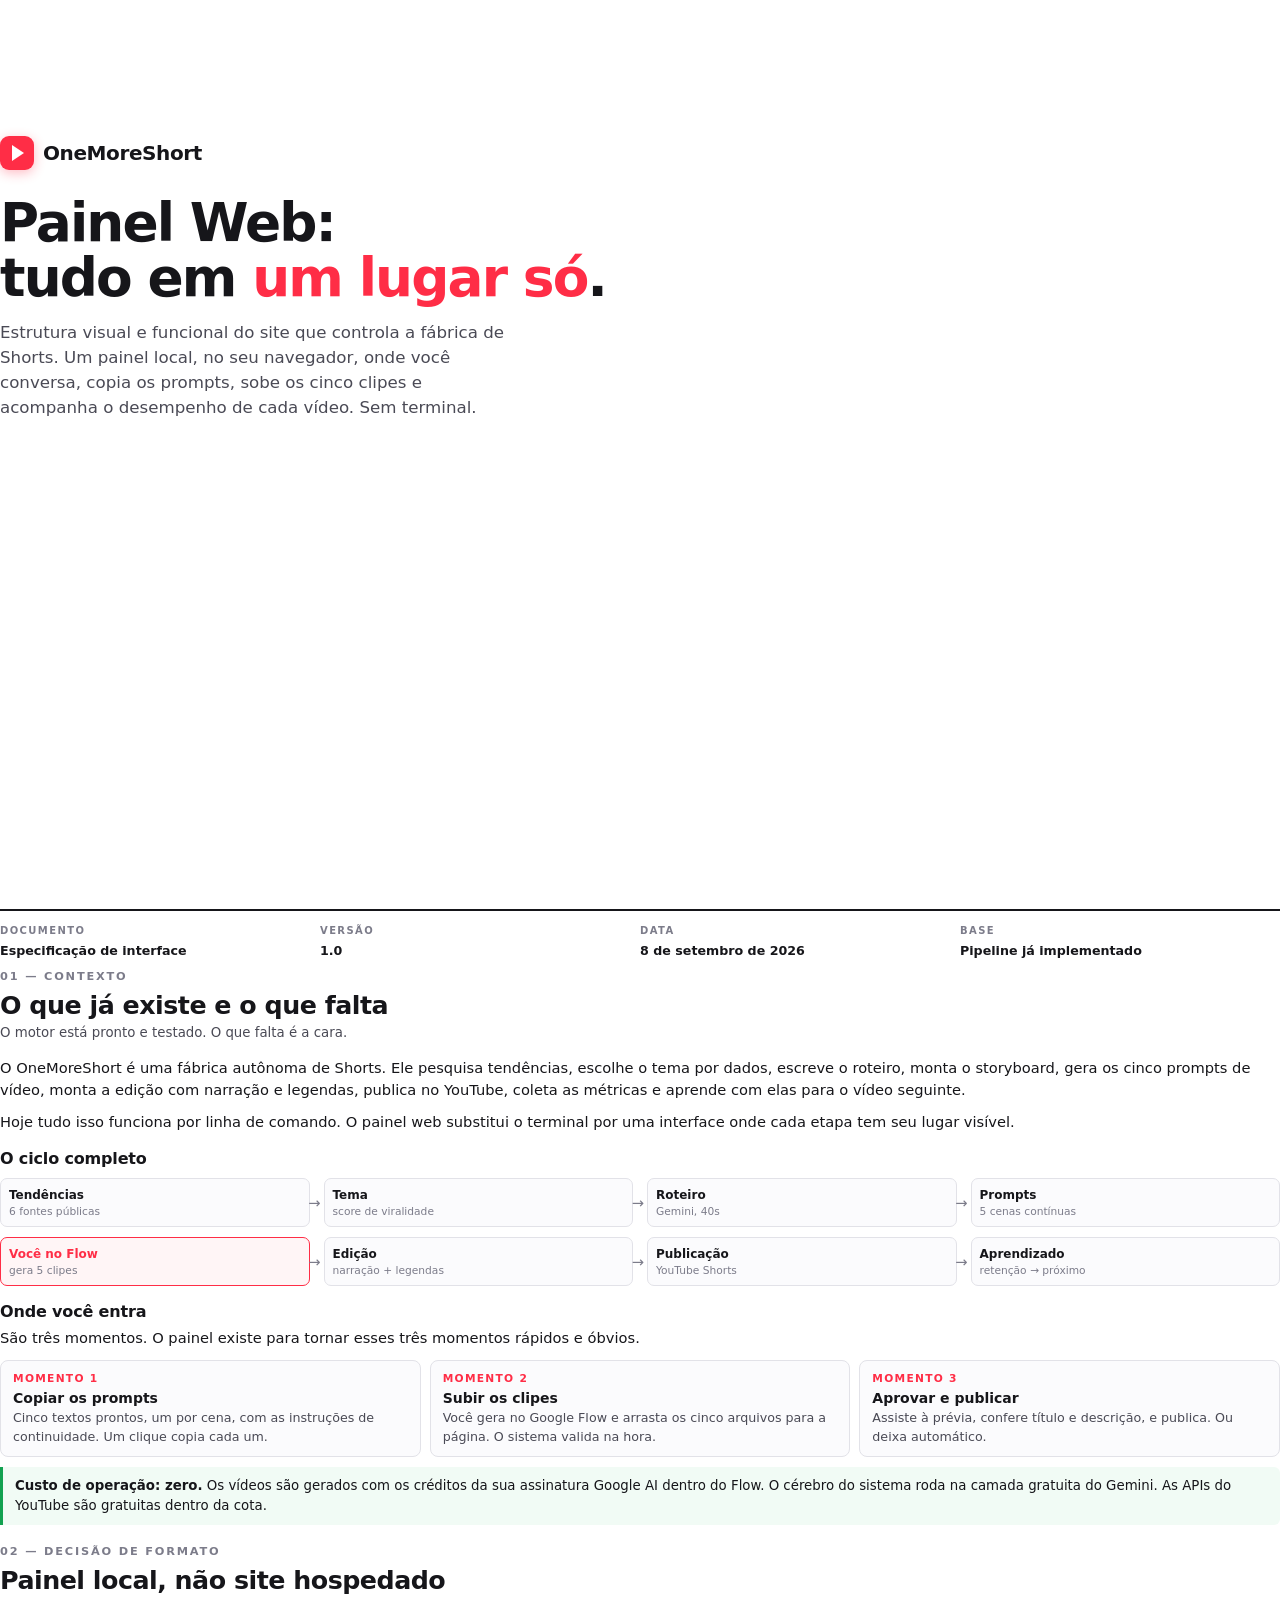
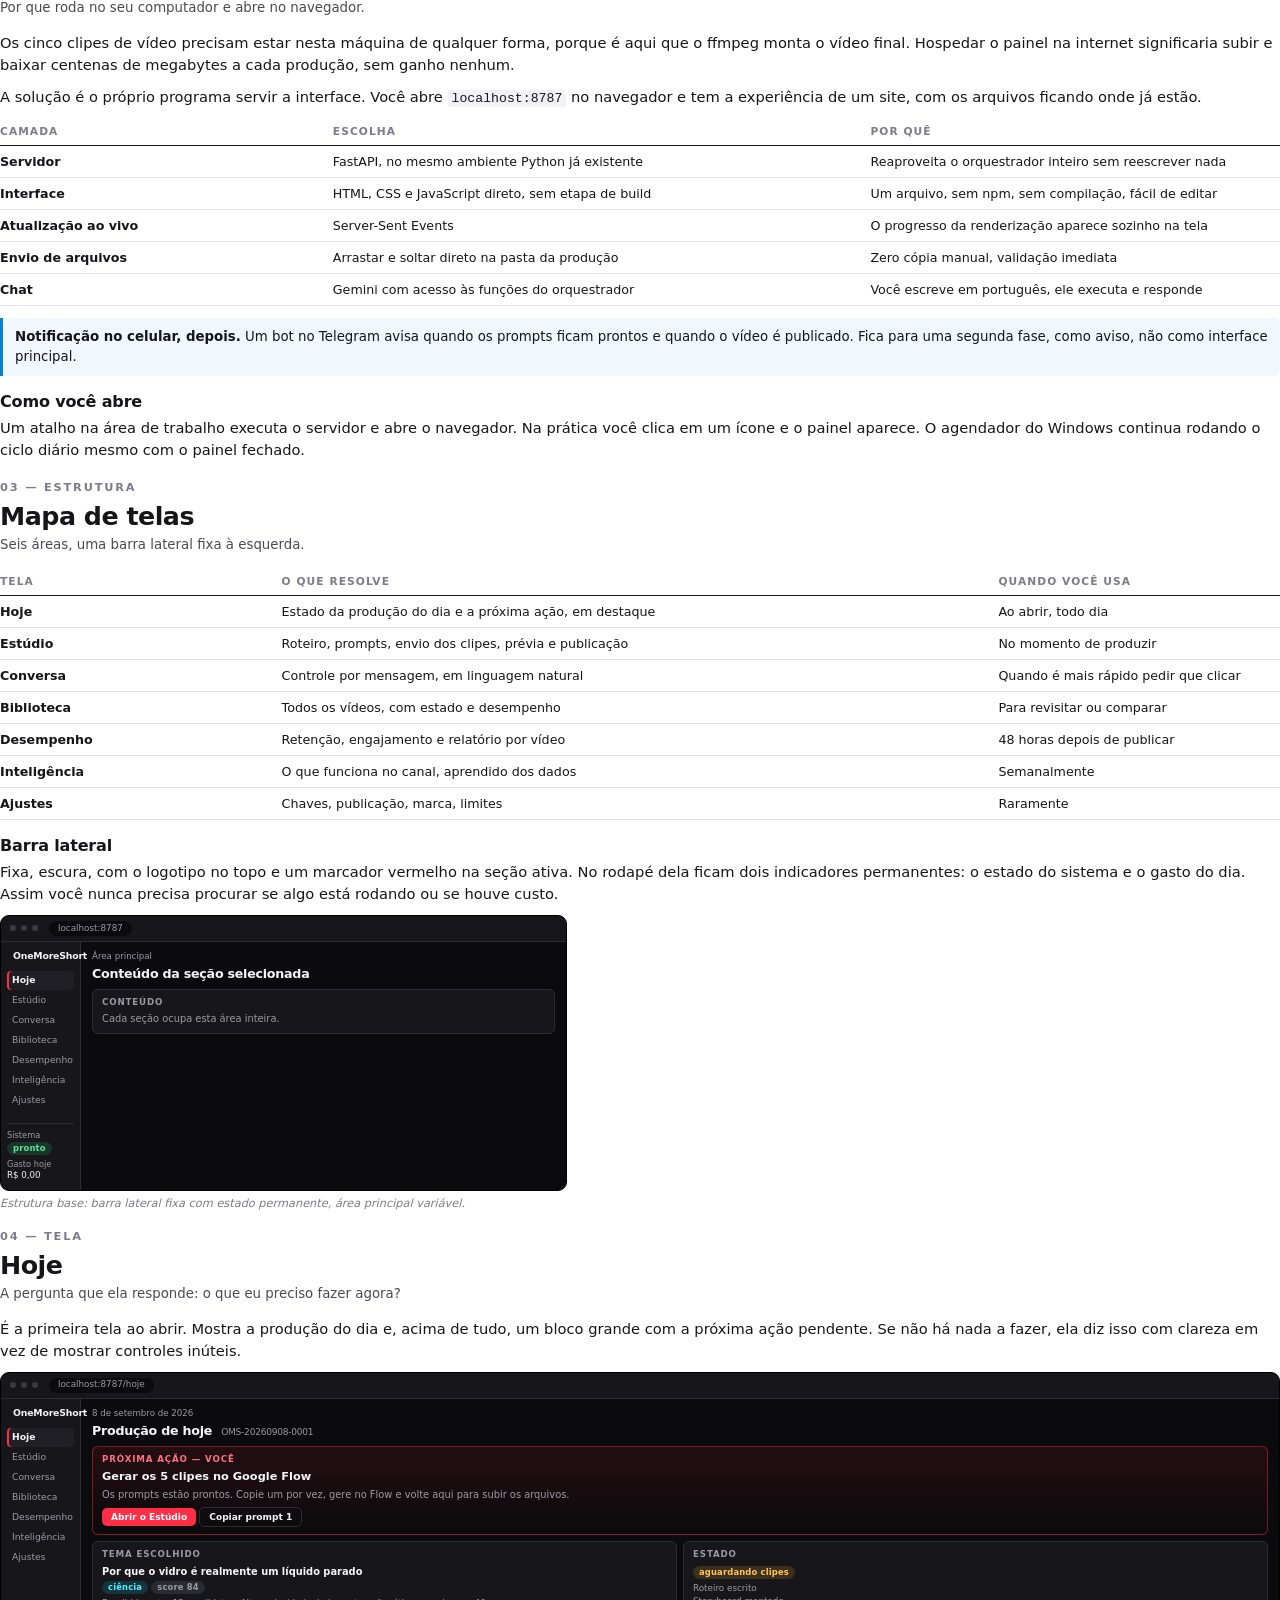
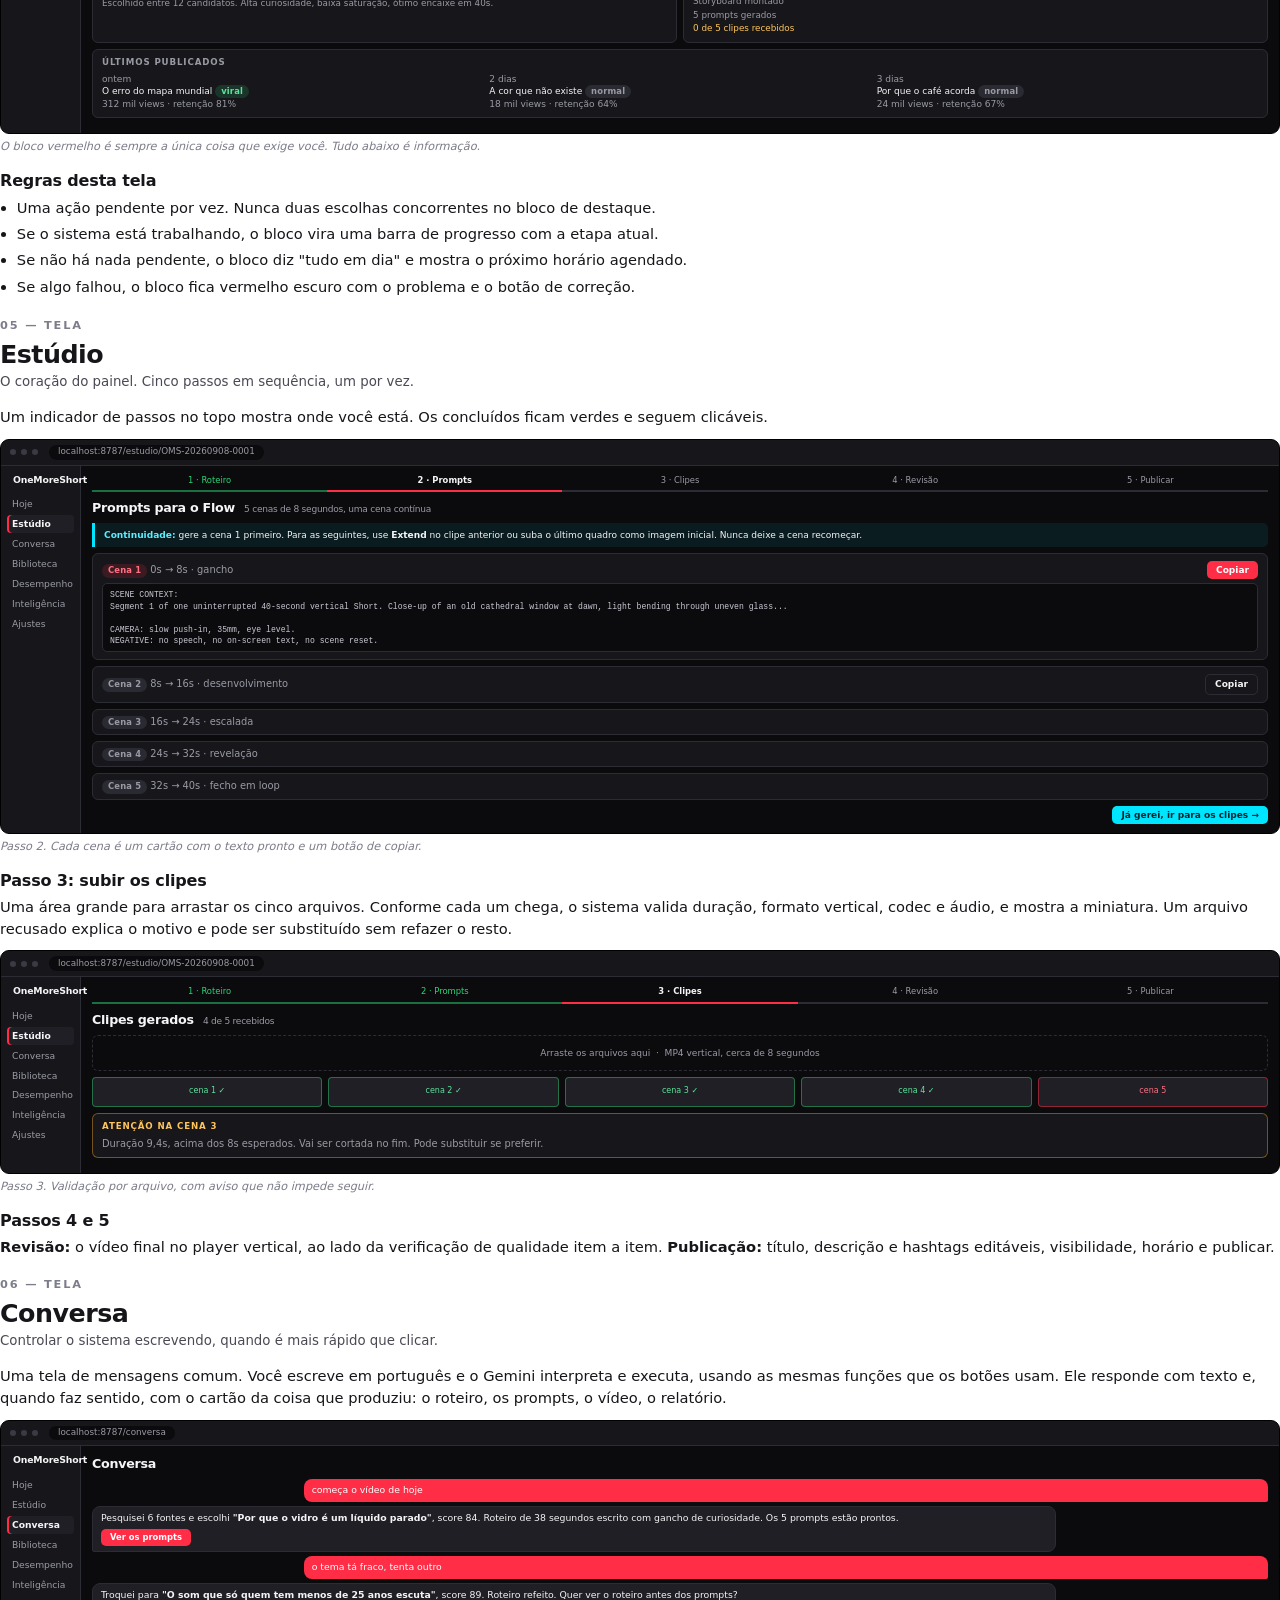
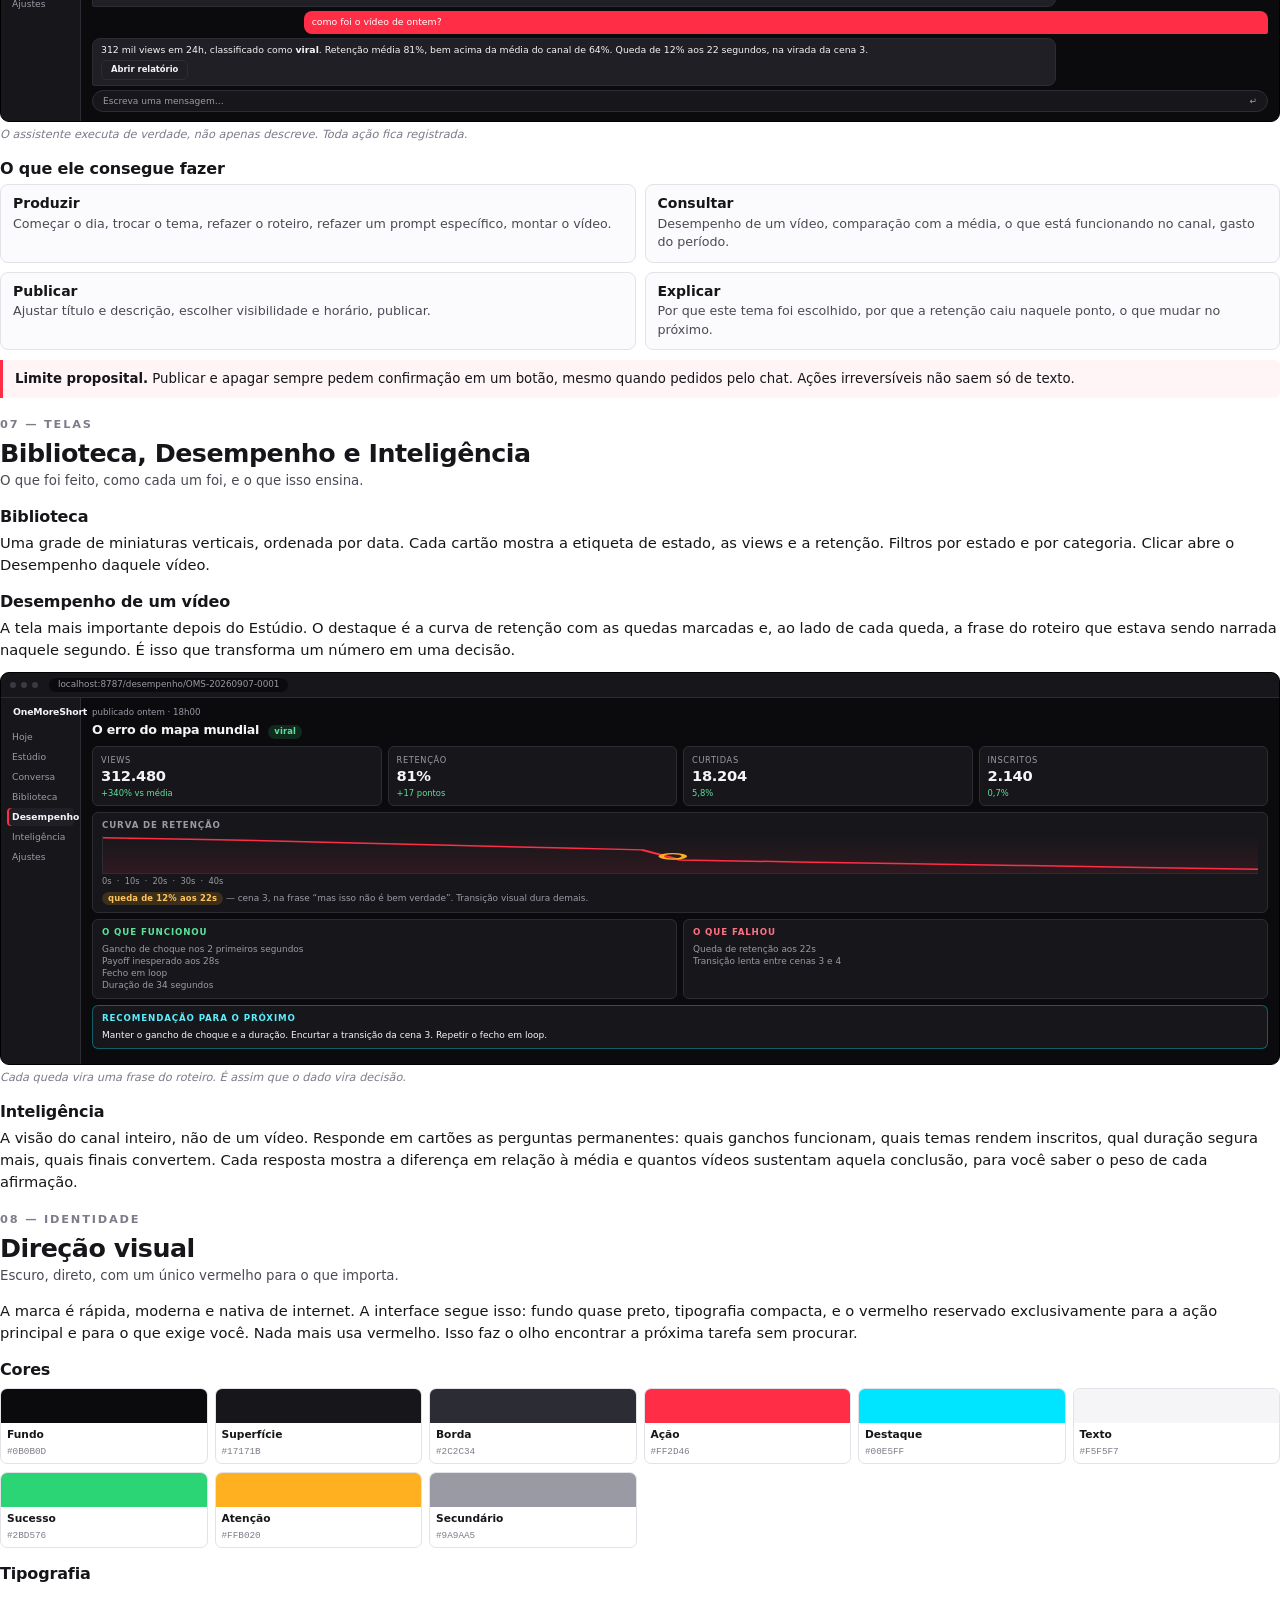
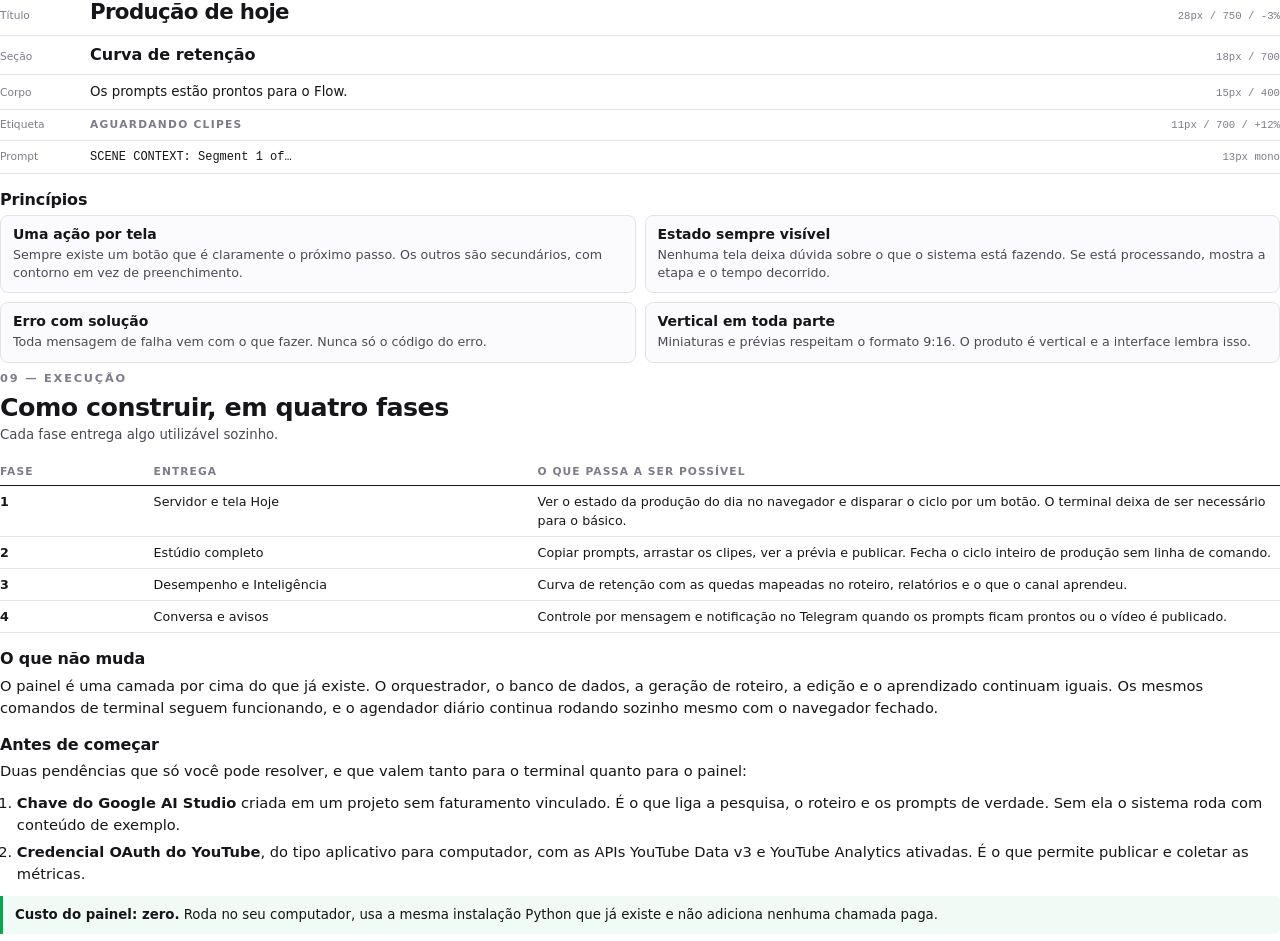
<file: docs/painel-web.html>
<!doctype html>
<html lang="pt-BR">
<head>
<meta charset="utf-8">
<title>OneMoreShort — Painel Web</title>
<style>
  @page { size: A4; margin: 14mm 13mm; }

  :root{
    --ink:#16161a; --ink-2:#4a4a55; --ink-3:#7c7c8a; --rule:#e2e2e8; --paper:#fff;
    /* paleta da interface (tema escuro do produto) */
    --bg:#0B0B0D; --surface:#17171B; --surface-2:#1F1F25; --border:#2C2C34;
    --text:#F5F5F7; --muted:#9A9AA5;
    --red:#FF2D46; --cyan:#00E5FF; --green:#2BD576; --amber:#FFB020; --violet:#A855F7;
  }

  *{box-sizing:border-box;}
  body{
    margin:0; color:var(--ink); background:var(--paper);
    font:11pt/1.5 "Segoe UI",-apple-system,system-ui,sans-serif;
    -webkit-print-color-adjust:exact; print-color-adjust:exact;
  }
  h1,h2,h3,h4{line-height:1.2; margin:0;}
  p{margin:0 0 .7em;}
  ul,ol{margin:0 0 .8em; padding-left:1.15em;}
  li{margin-bottom:.3em;}
  code{font-family:Consolas,"Cascadia Mono",monospace; font-size:.9em; background:#f2f2f6; padding:1px 4px; border-radius:3px;}
  strong{font-weight:650;}

  section{page-break-before:always; padding-top:2mm;}
  section.first{page-break-before:auto;}

  .kicker{font-size:8.5pt; letter-spacing:.16em; text-transform:uppercase; color:var(--ink-3); font-weight:700; margin-bottom:5px;}
  h2.title{font-size:19pt; letter-spacing:-.02em; margin-bottom:3px;}
  .sub{color:var(--ink-2); font-size:10pt; margin-bottom:14px;}
  h3{font-size:12pt; margin:16px 0 6px; letter-spacing:-.01em;}
  h4{font-size:10pt; margin:12px 0 4px;}
  hr{border:0; border-top:1px solid var(--rule); margin:14px 0;}

  /* ---------- capa ---------- */
  .cover{height:252mm; display:flex; flex-direction:column; justify-content:space-between;}
  .cover-top{padding-top:34mm;}
  .brand{display:inline-flex; align-items:center; gap:9px; margin-bottom:26px;}
  .brand-mark{width:34px;height:34px;border-radius:9px;background:var(--red);position:relative;box-shadow:0 3px 12px rgba(255,45,70,.32);}
  .brand-mark::after{content:"";position:absolute;left:12px;top:9px;border-style:solid;border-width:8px 0 8px 12px;border-color:transparent transparent transparent #fff;}
  .brand-name{font-size:15pt;font-weight:750;letter-spacing:-.02em;}
  .cover h1{font-size:40pt; letter-spacing:-.035em; line-height:1.03; margin-bottom:14px;}
  .cover h1 em{font-style:normal; color:var(--red);}
  .cover .lede{font-size:12.5pt; color:var(--ink-2); max-width:135mm; line-height:1.5;}
  .cover-meta{display:flex; gap:0; border-top:2px solid var(--ink); padding-top:12px;}
  .cover-meta div{flex:1; padding-right:10px;}
  .cover-meta .k{font-size:7.5pt; letter-spacing:.14em; text-transform:uppercase; color:var(--ink-3); font-weight:700; margin-bottom:3px;}
  .cover-meta .v{font-size:9.5pt; font-weight:600;}

  /* ---------- blocos ---------- */
  .grid{display:grid; gap:9px;}
  .g2{grid-template-columns:1fr 1fr;} .g3{grid-template-columns:repeat(3,1fr);} .g4{grid-template-columns:repeat(4,1fr);}
  .card{border:1px solid var(--rule); border-radius:8px; padding:10px 12px; background:#fbfbfd;}
  .card,.screen,.grid,table,.callout{page-break-inside:avoid; break-inside:avoid;}
  .card .n{font-size:8pt; letter-spacing:.12em; text-transform:uppercase; color:var(--red); font-weight:750; margin-bottom:3px;}
  .card h4{margin:0 0 3px; font-size:10.5pt;}
  .card p{margin:0; font-size:9.5pt; color:var(--ink-2); line-height:1.45;}

  .callout{border-left:3px solid var(--red); background:#fff5f6; padding:9px 12px; border-radius:0 6px 6px 0; margin:10px 0; font-size:10pt;}
  .callout.ok{border-color:#12a150; background:#f1fbf5;}
  .callout.info{border-color:#0b7fd4; background:#f0f7fd;}

  table{width:100%; border-collapse:collapse; font-size:9.5pt; margin:8px 0 12px;}
  th{text-align:left; font-size:8pt; letter-spacing:.1em; text-transform:uppercase; color:var(--ink-3); border-bottom:1.5px solid var(--ink); padding:5px 8px 5px 0;}
  td{padding:6px 8px 6px 0; border-bottom:1px solid var(--rule); vertical-align:top;}
  td:first-child{font-weight:600; white-space:nowrap;}

  .flow{display:flex; align-items:stretch; gap:0; margin:10px 0 4px; flex-wrap:wrap;}
  .flow .step{flex:1; min-width:0; border:1px solid var(--rule); border-radius:7px; padding:7px 8px; margin-right:14px; position:relative; background:#fbfbfd;}
  .flow .step:last-child{margin-right:0;}
  .flow .step::after{content:"→"; position:absolute; right:-12px; top:50%; transform:translateY(-50%); color:var(--ink-3); font-size:11pt;}
  .flow .step:last-child::after{content:"";}
  .flow .step b{display:block; font-size:9pt; margin-bottom:1px;}
  .flow .step span{font-size:8pt; color:var(--ink-3); line-height:1.3; display:block;}
  .flow .step.human{border-color:var(--red); background:#fff5f6;}
  .flow .step.human b{color:var(--red);}

  /* ---------- mockups (tema escuro real do produto) ---------- */
  .screen{background:var(--bg); border-radius:9px; padding:0; overflow:hidden; border:1px solid #000; margin:9px 0 4px; color:var(--text); font-size:7.4pt; line-height:1.35;}
  .screen-bar{background:var(--surface); border-bottom:1px solid var(--border); padding:5px 9px; display:flex; align-items:center; gap:5px;}
  .dot{width:6px;height:6px;border-radius:50%;background:#3a3a44;}
  .screen-url{margin-left:6px; color:var(--muted); font-size:6.6pt; background:var(--bg); border-radius:20px; padding:1.5px 9px;}
  .app{display:flex; min-height:96px;}
  .side{width:80px; flex:none; background:var(--surface); border-right:1px solid var(--border); padding:8px 6px;}
  .side .logo{display:flex; align-items:center; gap:4px; margin-bottom:9px; padding-left:2px;}
  .side .logo i{width:12px;height:12px;border-radius:4px;background:var(--red); display:block;}
  .side .logo b{font-size:7pt; letter-spacing:-.02em;}
  .nav{display:block; color:var(--muted); padding:3px 5px; border-radius:4px; margin-bottom:1.5px; font-size:6.9pt;}
  .nav.on{background:var(--surface-2); color:var(--text); font-weight:650; box-shadow:inset 2px 0 0 var(--red);}
  .main{flex:1; padding:9px 11px; min-width:0;}
  .crumb{color:var(--muted); font-size:6.5pt; margin-bottom:2px;}
  .h{font-size:9.5pt; font-weight:700; letter-spacing:-.02em; margin-bottom:7px;}
  .h small{font-weight:400; color:var(--muted); font-size:6.8pt; margin-left:5px;}
  .panel{background:var(--surface); border:1px solid var(--border); border-radius:6px; padding:7px 9px; margin-bottom:6px;}
  .panel-t{font-size:6.5pt; letter-spacing:.1em; text-transform:uppercase; color:var(--muted); font-weight:700; margin-bottom:4px;}
  .row{display:flex; gap:6px;}
  .row > *{flex:1; min-width:0;}
  .pill{display:inline-block; padding:1px 6px; border-radius:20px; font-size:6.3pt; font-weight:700; letter-spacing:.02em;}
  .pill.red{background:rgba(255,45,70,.16); color:#FF7183;}
  .pill.green{background:rgba(43,213,118,.16); color:#5CE39B;}
  .pill.amber{background:rgba(255,176,32,.16); color:#FFC55A;}
  .pill.cyan{background:rgba(0,229,255,.14); color:#5AEFFF;}
  .pill.grey{background:#2A2A32; color:var(--muted);}
  .btn{display:inline-block; background:var(--red); color:#fff; border-radius:5px; padding:3px 9px; font-size:6.8pt; font-weight:700;}
  .btn.ghost{background:transparent; border:1px solid var(--border); color:var(--text);}
  .btn.cyan{background:var(--cyan); color:#04262b;}
  .muted{color:var(--muted);}
  .stepper{display:flex; gap:0; margin-bottom:7px;}
  .stepper div{flex:1; text-align:center; font-size:6.3pt; color:var(--muted); padding-bottom:4px; border-bottom:2px solid var(--border);}
  .stepper div.on{color:var(--text); font-weight:700; border-color:var(--red);}
  .stepper div.done{color:var(--green); border-color:rgba(43,213,118,.5);}
  .drop{border:1.5px dashed var(--border); border-radius:6px; padding:11px; text-align:center; color:var(--muted); font-size:6.8pt;}
  .thumb{background:var(--surface-2); border:1px solid var(--border); border-radius:4px; height:30px; display:flex; align-items:center; justify-content:center; font-size:6pt; color:var(--muted);}
  .thumb.ok{border-color:rgba(43,213,118,.45); color:#5CE39B;}
  .prompt-box{background:var(--bg); border:1px solid var(--border); border-radius:5px; padding:5px 7px; font-family:Consolas,monospace; font-size:6.1pt; color:#C9C9D4; line-height:1.4;}
  .kpi{background:var(--surface); border:1px solid var(--border); border-radius:6px; padding:6px 8px;}
  .kpi b{display:block; font-size:11pt; letter-spacing:-.02em;}
  .kpi span{font-size:6.2pt; color:var(--muted); text-transform:uppercase; letter-spacing:.08em;}
  .kpi i{font-style:normal; font-size:6.3pt; color:#5CE39B;}
  .chat-b{border-radius:8px; padding:5px 8px; margin-bottom:4px; font-size:7pt; max-width:82%;}
  .chat-b.me{background:var(--red); color:#fff; margin-left:auto; border-bottom-right-radius:2px;}
  .chat-b.ai{background:var(--surface-2); border:1px solid var(--border); border-bottom-left-radius:2px;}
  .chat-in{background:var(--surface); border:1px solid var(--border); border-radius:20px; padding:4px 10px; color:var(--muted); font-size:6.8pt; display:flex; justify-content:space-between;}
  .curve{height:38px; position:relative; background:linear-gradient(to top, rgba(255,45,70,.10), transparent); border-bottom:1px solid var(--border); border-left:1px solid var(--border); margin-top:3px;}
  .curve svg{position:absolute; inset:0; width:100%; height:100%;}
  .legend{font-size:6.2pt; color:var(--muted); margin-top:2px;}

  .caption{font-size:8.5pt; color:var(--ink-3); margin:2px 0 9px; font-style:italic;}
  .swatches{display:grid; grid-template-columns:repeat(6,1fr); gap:7px; margin:8px 0 4px;}
  .sw{border:1px solid var(--rule); border-radius:7px; overflow:hidden;}
  .sw .chip{height:34px;}
  .sw .meta{padding:4px 6px; font-size:7.5pt;}
  .sw .meta b{display:block; font-size:8pt;}
  .sw .meta span{color:var(--ink-3); font-family:Consolas,monospace; font-size:7pt;}
  .type-row{border-bottom:1px solid var(--rule); padding:7px 0; display:flex; align-items:baseline; gap:12px;}
  .type-row .lbl{width:78px; flex:none; font-size:8pt; color:var(--ink-3);}
  .type-row .spec{margin-left:auto; font-size:8pt; color:var(--ink-3); font-family:Consolas,monospace;}
</style>
</head>
<body>

<!-- ============================ CAPA ============================ -->
<section class="first">
  <div class="cover">
    <div class="cover-top">
      <div class="brand"><span class="brand-mark"></span><span class="brand-name">OneMoreShort</span></div>
      <h1>Painel Web:<br>tudo em <em>um lugar só</em>.</h1>
      <p class="lede">Estrutura visual e funcional do site que controla a fábrica de Shorts.
      Um painel local, no seu navegador, onde você conversa, copia os prompts, sobe os cinco
      clipes e acompanha o desempenho de cada vídeo. Sem terminal.</p>
    </div>
    <div class="cover-meta">
      <div><div class="k">Documento</div><div class="v">Especificação de interface</div></div>
      <div><div class="k">Versão</div><div class="v">1.0</div></div>
      <div><div class="k">Data</div><div class="v">8 de setembro de 2026</div></div>
      <div><div class="k">Base</div><div class="v">Pipeline já implementado</div></div>
    </div>
  </div>
</section>

<!-- ============================ 1. O SISTEMA ============================ -->
<section>
  <div class="kicker">01 — Contexto</div>
  <h2 class="title">O que já existe e o que falta</h2>
  <p class="sub">O motor está pronto e testado. O que falta é a cara.</p>

  <p>O OneMoreShort é uma fábrica autônoma de Shorts. Ele pesquisa tendências, escolhe o tema por dados,
  escreve o roteiro, monta o storyboard, gera os cinco prompts de vídeo, monta a edição com narração e
  legendas, publica no YouTube, coleta as métricas e aprende com elas para o vídeo seguinte.</p>

  <p>Hoje tudo isso funciona por linha de comando. O painel web substitui o terminal por uma interface
  onde cada etapa tem seu lugar visível.</p>

  <h3>O ciclo completo</h3>
  <div class="flow">
    <div class="step"><b>Tendências</b><span>6 fontes públicas</span></div>
    <div class="step"><b>Tema</b><span>score de viralidade</span></div>
    <div class="step"><b>Roteiro</b><span>Gemini, 40s</span></div>
    <div class="step"><b>Prompts</b><span>5 cenas contínuas</span></div>
  </div>
  <div class="flow">
    <div class="step human"><b>Você no Flow</b><span>gera 5 clipes</span></div>
    <div class="step"><b>Edição</b><span>narração + legendas</span></div>
    <div class="step"><b>Publicação</b><span>YouTube Shorts</span></div>
    <div class="step"><b>Aprendizado</b><span>retenção → próximo</span></div>
  </div>

  <h3>Onde você entra</h3>
  <p>São três momentos. O painel existe para tornar esses três momentos rápidos e óbvios.</p>
  <div class="grid g3">
    <div class="card"><div class="n">Momento 1</div><h4>Copiar os prompts</h4><p>Cinco textos prontos, um por cena, com as instruções de continuidade. Um clique copia cada um.</p></div>
    <div class="card"><div class="n">Momento 2</div><h4>Subir os clipes</h4><p>Você gera no Google Flow e arrasta os cinco arquivos para a página. O sistema valida na hora.</p></div>
    <div class="card"><div class="n">Momento 3</div><h4>Aprovar e publicar</h4><p>Assiste à prévia, confere título e descrição, e publica. Ou deixa automático.</p></div>
  </div>

  <div class="callout ok"><strong>Custo de operação: zero.</strong> Os vídeos são gerados com os créditos
  da sua assinatura Google AI dentro do Flow. O cérebro do sistema roda na camada gratuita do Gemini.
  As APIs do YouTube são gratuitas dentro da cota.</div>
</section>

<!-- ============================ 2. FORMATO ============================ -->
<section>
  <div class="kicker">02 — Decisão de formato</div>
  <h2 class="title">Painel local, não site hospedado</h2>
  <p class="sub">Por que roda no seu computador e abre no navegador.</p>

  <p>Os cinco clipes de vídeo precisam estar nesta máquina de qualquer forma, porque é aqui que o ffmpeg
  monta o vídeo final. Hospedar o painel na internet significaria subir e baixar centenas de megabytes
  a cada produção, sem ganho nenhum.</p>

  <p>A solução é o próprio programa servir a interface. Você abre <code>localhost:8787</code> no navegador e
  tem a experiência de um site, com os arquivos ficando onde já estão.</p>

  <table>
    <tr><th style="width:26%">Camada</th><th>Escolha</th><th style="width:32%">Por quê</th></tr>
    <tr><td>Servidor</td><td>FastAPI, no mesmo ambiente Python já existente</td><td>Reaproveita o orquestrador inteiro sem reescrever nada</td></tr>
    <tr><td>Interface</td><td>HTML, CSS e JavaScript direto, sem etapa de build</td><td>Um arquivo, sem npm, sem compilação, fácil de editar</td></tr>
    <tr><td>Atualização ao vivo</td><td>Server-Sent Events</td><td>O progresso da renderização aparece sozinho na tela</td></tr>
    <tr><td>Envio de arquivos</td><td>Arrastar e soltar direto na pasta da produção</td><td>Zero cópia manual, validação imediata</td></tr>
    <tr><td>Chat</td><td>Gemini com acesso às funções do orquestrador</td><td>Você escreve em português, ele executa e responde</td></tr>
  </table>

  <div class="callout info"><strong>Notificação no celular, depois.</strong> Um bot no Telegram avisa quando
  os prompts ficam prontos e quando o vídeo é publicado. Fica para uma segunda fase, como aviso, não como
  interface principal.</div>

  <h3>Como você abre</h3>
  <p>Um atalho na área de trabalho executa o servidor e abre o navegador. Na prática você clica em um ícone
  e o painel aparece. O agendador do Windows continua rodando o ciclo diário mesmo com o painel fechado.</p>
</section>

<!-- ============================ 3. MAPA ============================ -->
<section>
  <div class="kicker">03 — Estrutura</div>
  <h2 class="title">Mapa de telas</h2>
  <p class="sub">Seis áreas, uma barra lateral fixa à esquerda.</p>

  <table>
    <tr><th style="width:22%">Tela</th><th>O que resolve</th><th style="width:22%">Quando você usa</th></tr>
    <tr><td>Hoje</td><td>Estado da produção do dia e a próxima ação, em destaque</td><td>Ao abrir, todo dia</td></tr>
    <tr><td>Estúdio</td><td>Roteiro, prompts, envio dos clipes, prévia e publicação</td><td>No momento de produzir</td></tr>
    <tr><td>Conversa</td><td>Controle por mensagem, em linguagem natural</td><td>Quando é mais rápido pedir que clicar</td></tr>
    <tr><td>Biblioteca</td><td>Todos os vídeos, com estado e desempenho</td><td>Para revisitar ou comparar</td></tr>
    <tr><td>Desempenho</td><td>Retenção, engajamento e relatório por vídeo</td><td>48 horas depois de publicar</td></tr>
    <tr><td>Inteligência</td><td>O que funciona no canal, aprendido dos dados</td><td>Semanalmente</td></tr>
    <tr><td>Ajustes</td><td>Chaves, publicação, marca, limites</td><td>Raramente</td></tr>
  </table>

  <h3>Barra lateral</h3>
  <p>Fixa, escura, com o logotipo no topo e um marcador vermelho na seção ativa. No rodapé dela ficam dois
  indicadores permanentes: o estado do sistema e o gasto do dia. Assim você nunca precisa procurar se algo
  está rodando ou se houve custo.</p>

  <div class="screen" style="max-width:150mm">
    <div class="screen-bar"><span class="dot"></span><span class="dot"></span><span class="dot"></span><span class="screen-url">localhost:8787</span></div>
    <div class="app">
      <div class="side">
        <div class="logo"><i></i><b>OneMoreShort</b></div>
        <span class="nav on">Hoje</span>
        <span class="nav">Estúdio</span>
        <span class="nav">Conversa</span>
        <span class="nav">Biblioteca</span>
        <span class="nav">Desempenho</span>
        <span class="nav">Inteligência</span>
        <span class="nav">Ajustes</span>
        <div style="margin-top:14px; padding-top:6px; border-top:1px solid var(--border);">
          <div style="font-size:6.2pt" class="muted">Sistema</div>
          <div style="font-size:6.5pt"><span class="pill green">pronto</span></div>
          <div style="font-size:6.2pt; margin-top:4px" class="muted">Gasto hoje</div>
          <div style="font-size:6.5pt">R$ 0,00</div>
        </div>
      </div>
      <div class="main">
        <div class="crumb">Área principal</div>
        <div class="h">Conteúdo da seção selecionada</div>
        <div class="panel"><div class="panel-t">Conteúdo</div><span class="muted">Cada seção ocupa esta área inteira.</span></div>
      </div>
    </div>
  </div>
  <p class="caption">Estrutura base: barra lateral fixa com estado permanente, área principal variável.</p>
</section>

<!-- ============================ 4. HOJE ============================ -->
<section>
  <div class="kicker">04 — Tela</div>
  <h2 class="title">Hoje</h2>
  <p class="sub">A pergunta que ela responde: o que eu preciso fazer agora?</p>

  <p>É a primeira tela ao abrir. Mostra a produção do dia e, acima de tudo, um bloco grande com a próxima
  ação pendente. Se não há nada a fazer, ela diz isso com clareza em vez de mostrar controles inúteis.</p>

  <div class="screen">
    <div class="screen-bar"><span class="dot"></span><span class="dot"></span><span class="dot"></span><span class="screen-url">localhost:8787/hoje</span></div>
    <div class="app">
      <div class="side">
        <div class="logo"><i></i><b>OneMoreShort</b></div>
        <span class="nav on">Hoje</span><span class="nav">Estúdio</span><span class="nav">Conversa</span>
        <span class="nav">Biblioteca</span><span class="nav">Desempenho</span><span class="nav">Inteligência</span><span class="nav">Ajustes</span>
      </div>
      <div class="main">
        <div class="crumb">8 de setembro de 2026</div>
        <div class="h">Produção de hoje <small>OMS-20260908-0001</small></div>

        <div class="panel" style="border-color:rgba(255,45,70,.45); background:linear-gradient(180deg,rgba(255,45,70,.10),transparent);">
          <div class="panel-t" style="color:#FF7183">Próxima ação — você</div>
          <div style="font-size:8.5pt; font-weight:700; margin-bottom:3px;">Gerar os 5 clipes no Google Flow</div>
          <div class="muted" style="margin-bottom:6px;">Os prompts estão prontos. Copie um por vez, gere no Flow e volte aqui para subir os arquivos.</div>
          <span class="btn">Abrir o Estúdio</span> <span class="btn ghost">Copiar prompt 1</span>
        </div>

        <div class="row">
          <div class="panel">
            <div class="panel-t">Tema escolhido</div>
            <div style="font-weight:650; margin-bottom:2px;">Por que o vidro é realmente um líquido parado</div>
            <span class="pill cyan">ciência</span> <span class="pill grey">score 84</span>
            <div class="muted" style="margin-top:4px; font-size:6.6pt;">Escolhido entre 12 candidatos. Alta curiosidade, baixa saturação, ótimo encaixe em 40s.</div>
          </div>
          <div class="panel">
            <div class="panel-t">Estado</div>
            <div style="margin-bottom:3px;"><span class="pill amber">aguardando clipes</span></div>
            <div class="muted" style="font-size:6.6pt; line-height:1.5;">Roteiro escrito<br>Storyboard montado<br>5 prompts gerados<br><span style="color:#FFC55A">0 de 5 clipes recebidos</span></div>
          </div>
        </div>

        <div class="panel">
          <div class="panel-t">Últimos publicados</div>
          <div class="row" style="font-size:6.8pt;">
            <div><span class="muted">ontem</span><br>O erro do mapa mundial <span class="pill green">viral</span><br><span class="muted">312 mil views · retenção 81%</span></div>
            <div><span class="muted">2 dias</span><br>A cor que não existe <span class="pill grey">normal</span><br><span class="muted">18 mil views · retenção 64%</span></div>
            <div><span class="muted">3 dias</span><br>Por que o café acorda <span class="pill grey">normal</span><br><span class="muted">24 mil views · retenção 67%</span></div>
          </div>
        </div>
      </div>
    </div>
  </div>
  <p class="caption">O bloco vermelho é sempre a única coisa que exige você. Tudo abaixo é informação.</p>

  <h3>Regras desta tela</h3>
  <ul>
    <li>Uma ação pendente por vez. Nunca duas escolhas concorrentes no bloco de destaque.</li>
    <li>Se o sistema está trabalhando, o bloco vira uma barra de progresso com a etapa atual.</li>
    <li>Se não há nada pendente, o bloco diz "tudo em dia" e mostra o próximo horário agendado.</li>
    <li>Se algo falhou, o bloco fica vermelho escuro com o problema e o botão de correção.</li>
  </ul>
</section>

<!-- ============================ 5. ESTÚDIO ============================ -->
<section>
  <div class="kicker">05 — Tela</div>
  <h2 class="title">Estúdio</h2>
  <p class="sub">O coração do painel. Cinco passos em sequência, um por vez.</p>

  <p>Um indicador de passos no topo mostra onde você está. Os concluídos ficam verdes e seguem clicáveis.</p>

  <div class="screen">
    <div class="screen-bar"><span class="dot"></span><span class="dot"></span><span class="dot"></span><span class="screen-url">localhost:8787/estudio/OMS-20260908-0001</span></div>
    <div class="app">
      <div class="side">
        <div class="logo"><i></i><b>OneMoreShort</b></div>
        <span class="nav">Hoje</span><span class="nav on">Estúdio</span><span class="nav">Conversa</span>
        <span class="nav">Biblioteca</span><span class="nav">Desempenho</span><span class="nav">Inteligência</span><span class="nav">Ajustes</span>
      </div>
      <div class="main">
        <div class="stepper">
          <div class="done">1 · Roteiro</div><div class="on">2 · Prompts</div><div>3 · Clipes</div><div>4 · Revisão</div><div>5 · Publicar</div>
        </div>

        <div class="h">Prompts para o Flow <small>5 cenas de 8 segundos, uma cena contínua</small></div>

        <div class="callout" style="background:rgba(0,229,255,.08); border-left-color:var(--cyan); color:var(--text); font-size:6.8pt; padding:6px 9px; margin:0 0 6px; border-radius:0 5px 5px 0;">
          <b style="color:#5AEFFF">Continuidade:</b> gere a cena 1 primeiro. Para as seguintes, use <b>Extend</b> no clipe anterior
          ou suba o último quadro como imagem inicial. Nunca deixe a cena recomeçar.
        </div>

        <div class="panel">
          <div style="display:flex; justify-content:space-between; align-items:center; margin-bottom:4px;">
            <span><span class="pill red">Cena 1</span> <span class="muted">0s → 8s · gancho</span></span>
            <span class="btn">Copiar</span>
          </div>
          <div class="prompt-box">SCENE CONTEXT:<br>Segment 1 of one uninterrupted 40-second vertical Short. Close-up of an
          old cathedral window at dawn, light bending through uneven glass...<br><br>CAMERA: slow push-in, 35mm, eye level.<br>
          NEGATIVE: no speech, no on-screen text, no scene reset.</div>
        </div>

        <div class="panel">
          <div style="display:flex; justify-content:space-between; align-items:center;">
            <span><span class="pill grey">Cena 2</span> <span class="muted">8s → 16s · desenvolvimento</span></span>
            <span class="btn ghost">Copiar</span>
          </div>
        </div>
        <div class="panel" style="padding:5px 9px;"><span class="pill grey">Cena 3</span> <span class="muted">16s → 24s · escalada</span></div>
        <div class="panel" style="padding:5px 9px;"><span class="pill grey">Cena 4</span> <span class="muted">24s → 32s · revelação</span></div>
        <div class="panel" style="padding:5px 9px;"><span class="pill grey">Cena 5</span> <span class="muted">32s → 40s · fecho em loop</span></div>

        <div style="text-align:right; margin-top:2px;"><span class="btn cyan">Já gerei, ir para os clipes →</span></div>
      </div>
    </div>
  </div>
  <p class="caption">Passo 2. Cada cena é um cartão com o texto pronto e um botão de copiar.</p>

  <h3>Passo 3: subir os clipes</h3>
  <p>Uma área grande para arrastar os cinco arquivos. Conforme cada um chega, o sistema valida duração,
  formato vertical, codec e áudio, e mostra a miniatura. Um arquivo recusado explica o motivo e pode ser
  substituído sem refazer o resto.</p>

  <div class="screen">
    <div class="screen-bar"><span class="dot"></span><span class="dot"></span><span class="dot"></span><span class="screen-url">localhost:8787/estudio/OMS-20260908-0001</span></div>
    <div class="app">
      <div class="side"><div class="logo"><i></i><b>OneMoreShort</b></div>
        <span class="nav">Hoje</span><span class="nav on">Estúdio</span><span class="nav">Conversa</span><span class="nav">Biblioteca</span><span class="nav">Desempenho</span><span class="nav">Inteligência</span><span class="nav">Ajustes</span></div>
      <div class="main">
        <div class="stepper"><div class="done">1 · Roteiro</div><div class="done">2 · Prompts</div><div class="on">3 · Clipes</div><div>4 · Revisão</div><div>5 · Publicar</div></div>
        <div class="h">Clipes gerados <small>4 de 5 recebidos</small></div>
        <div class="drop" style="margin-bottom:6px;">Arraste os arquivos aqui &nbsp;·&nbsp; MP4 vertical, cerca de 8 segundos</div>
        <div class="row" style="margin-bottom:6px;">
          <div class="thumb ok">cena 1 ✓</div><div class="thumb ok">cena 2 ✓</div><div class="thumb ok">cena 3 ✓</div>
          <div class="thumb ok">cena 4 ✓</div><div class="thumb" style="border-color:rgba(255,45,70,.5); color:#FF7183">cena 5</div>
        </div>
        <div class="panel" style="border-color:rgba(255,176,32,.4);">
          <div class="panel-t" style="color:#FFC55A">Atenção na cena 3</div>
          <span class="muted">Duração 9,4s, acima dos 8s esperados. Vai ser cortada no fim. Pode substituir se preferir.</span>
        </div>
      </div>
    </div>
  </div>
  <p class="caption">Passo 3. Validação por arquivo, com aviso que não impede seguir.</p>

  <h3>Passos 4 e 5</h3>
  <p><strong>Revisão:</strong> o vídeo final no player vertical, ao lado da verificação de qualidade item a
  item. <strong>Publicação:</strong> título, descrição e hashtags editáveis, visibilidade, horário e publicar.</p>
</section>

<!-- ============================ 6. CONVERSA ============================ -->
<section>
  <div class="kicker">06 — Tela</div>
  <h2 class="title">Conversa</h2>
  <p class="sub">Controlar o sistema escrevendo, quando é mais rápido que clicar.</p>

  <p>Uma tela de mensagens comum. Você escreve em português e o Gemini interpreta e executa, usando as
  mesmas funções que os botões usam. Ele responde com texto e, quando faz sentido, com o cartão da coisa
  que produziu: o roteiro, os prompts, o vídeo, o relatório.</p>

  <div class="screen">
    <div class="screen-bar"><span class="dot"></span><span class="dot"></span><span class="dot"></span><span class="screen-url">localhost:8787/conversa</span></div>
    <div class="app">
      <div class="side"><div class="logo"><i></i><b>OneMoreShort</b></div>
        <span class="nav">Hoje</span><span class="nav">Estúdio</span><span class="nav on">Conversa</span><span class="nav">Biblioteca</span><span class="nav">Desempenho</span><span class="nav">Inteligência</span><span class="nav">Ajustes</span></div>
      <div class="main" style="display:flex; flex-direction:column;">
        <div class="h">Conversa</div>
        <div style="flex:1;">
          <div class="chat-b me">começa o vídeo de hoje</div>
          <div class="chat-b ai">Pesquisei 6 fontes e escolhi <b>"Por que o vidro é um líquido parado"</b>, score 84.
            Roteiro de 38 segundos escrito com gancho de curiosidade. Os 5 prompts estão prontos.
            <div style="margin-top:4px;"><span class="btn" style="font-size:6.3pt">Ver os prompts</span></div></div>
          <div class="chat-b me">o tema tá fraco, tenta outro</div>
          <div class="chat-b ai">Troquei para <b>"O som que só quem tem menos de 25 anos escuta"</b>, score 89.
            Roteiro refeito. Quer ver o roteiro antes dos prompts?</div>
          <div class="chat-b me">como foi o vídeo de ontem?</div>
          <div class="chat-b ai">312 mil views em 24h, classificado como <b>viral</b>. Retenção média 81%, bem acima
            da média do canal de 64%. Queda de 12% aos 22 segundos, na virada da cena 3.
            <div style="margin-top:4px;"><span class="btn ghost" style="font-size:6.3pt">Abrir relatório</span></div></div>
        </div>
        <div class="chat-in"><span>Escreva uma mensagem…</span><span>↵</span></div>
      </div>
    </div>
  </div>
  <p class="caption">O assistente executa de verdade, não apenas descreve. Toda ação fica registrada.</p>

  <h3>O que ele consegue fazer</h3>
  <div class="grid g2">
    <div class="card"><h4>Produzir</h4><p>Começar o dia, trocar o tema, refazer o roteiro, refazer um prompt específico, montar o vídeo.</p></div>
    <div class="card"><h4>Consultar</h4><p>Desempenho de um vídeo, comparação com a média, o que está funcionando no canal, gasto do período.</p></div>
    <div class="card"><h4>Publicar</h4><p>Ajustar título e descrição, escolher visibilidade e horário, publicar.</p></div>
    <div class="card"><h4>Explicar</h4><p>Por que este tema foi escolhido, por que a retenção caiu naquele ponto, o que mudar no próximo.</p></div>
  </div>

  <div class="callout"><strong>Limite proposital.</strong> Publicar e apagar sempre pedem confirmação em um
  botão, mesmo quando pedidos pelo chat. Ações irreversíveis não saem só de texto.</div>
</section>

<!-- ============================ 7. DESEMPENHO ============================ -->
<section>
  <div class="kicker">07 — Telas</div>
  <h2 class="title">Biblioteca, Desempenho e Inteligência</h2>
  <p class="sub">O que foi feito, como cada um foi, e o que isso ensina.</p>

  <h3>Biblioteca</h3>
  <p>Uma grade de miniaturas verticais, ordenada por data. Cada cartão mostra a etiqueta de estado, as views
  e a retenção. Filtros por estado e por categoria. Clicar abre o Desempenho daquele vídeo.</p>

  <h3>Desempenho de um vídeo</h3>
  <p>A tela mais importante depois do Estúdio. O destaque é a curva de retenção com as quedas marcadas e,
  ao lado de cada queda, a frase do roteiro que estava sendo narrada naquele segundo. É isso que transforma
  um número em uma decisão.</p>

  <div class="screen">
    <div class="screen-bar"><span class="dot"></span><span class="dot"></span><span class="dot"></span><span class="screen-url">localhost:8787/desempenho/OMS-20260907-0001</span></div>
    <div class="app">
      <div class="side"><div class="logo"><i></i><b>OneMoreShort</b></div>
        <span class="nav">Hoje</span><span class="nav">Estúdio</span><span class="nav">Conversa</span><span class="nav">Biblioteca</span><span class="nav on">Desempenho</span><span class="nav">Inteligência</span><span class="nav">Ajustes</span></div>
      <div class="main">
        <div class="crumb">publicado ontem · 18h00</div>
        <div class="h">O erro do mapa mundial <small><span class="pill green">viral</span></small></div>

        <div class="row" style="margin-bottom:6px;">
          <div class="kpi"><span>Views</span><b>312.480</b><i>+340% vs média</i></div>
          <div class="kpi"><span>Retenção</span><b>81%</b><i>+17 pontos</i></div>
          <div class="kpi"><span>Curtidas</span><b>18.204</b><i>5,8%</i></div>
          <div class="kpi"><span>Inscritos</span><b>2.140</b><i>0,7%</i></div>
        </div>

        <div class="panel">
          <div class="panel-t">Curva de retenção</div>
          <div class="curve">
            <svg viewBox="0 0 300 40" preserveAspectRatio="none">
              <polyline points="0,2 30,4 60,7 90,10 120,13 140,15 150,26 180,28 210,30 240,32 270,34 300,36"
                        fill="none" stroke="#FF2D46" stroke-width="1.6"/>
              <circle cx="148" cy="22" r="3" fill="none" stroke="#FFB020" stroke-width="1.4"/>
            </svg>
          </div>
          <div class="legend">0s &nbsp;·&nbsp; 10s &nbsp;·&nbsp; 20s &nbsp;·&nbsp; 30s &nbsp;·&nbsp; 40s</div>
          <div style="margin-top:5px; font-size:6.7pt;">
            <span class="pill amber">queda de 12% aos 22s</span>
            <span class="muted"> — cena 3, na frase “mas isso não é bem verdade”. Transição visual dura demais.</span>
          </div>
        </div>

        <div class="row">
          <div class="panel"><div class="panel-t" style="color:#5CE39B">O que funcionou</div>
            <div style="font-size:6.7pt" class="muted">Gancho de choque nos 2 primeiros segundos<br>Payoff inesperado aos 28s<br>Fecho em loop<br>Duração de 34 segundos</div></div>
          <div class="panel"><div class="panel-t" style="color:#FF7183">O que falhou</div>
            <div style="font-size:6.7pt" class="muted">Queda de retenção aos 22s<br>Transição lenta entre cenas 3 e 4</div></div>
        </div>

        <div class="panel" style="border-color:rgba(0,229,255,.35);">
          <div class="panel-t" style="color:#5AEFFF">Recomendação para o próximo</div>
          <div style="font-size:6.8pt">Manter o gancho de choque e a duração. Encurtar a transição da cena 3. Repetir o fecho em loop.</div>
        </div>
      </div>
    </div>
  </div>
  <p class="caption">Cada queda vira uma frase do roteiro. É assim que o dado vira decisão.</p>

  <h3>Inteligência</h3>
  <p>A visão do canal inteiro, não de um vídeo. Responde em cartões as perguntas permanentes: quais ganchos
  funcionam, quais temas rendem inscritos, qual duração segura mais, quais finais convertem. Cada resposta
  mostra a diferença em relação à média e quantos vídeos sustentam aquela conclusão, para você saber o peso
  de cada afirmação.</p>
</section>

<!-- ============================ 8. DESIGN ============================ -->
<section>
  <div class="kicker">08 — Identidade</div>
  <h2 class="title">Direção visual</h2>
  <p class="sub">Escuro, direto, com um único vermelho para o que importa.</p>

  <p>A marca é rápida, moderna e nativa de internet. A interface segue isso: fundo quase preto, tipografia
  compacta, e o vermelho reservado exclusivamente para a ação principal e para o que exige você. Nada mais
  usa vermelho. Isso faz o olho encontrar a próxima tarefa sem procurar.</p>

  <h3>Cores</h3>
  <div class="swatches">
    <div class="sw"><div class="chip" style="background:#0B0B0D"></div><div class="meta"><b>Fundo</b><span>#0B0B0D</span></div></div>
    <div class="sw"><div class="chip" style="background:#17171B"></div><div class="meta"><b>Superfície</b><span>#17171B</span></div></div>
    <div class="sw"><div class="chip" style="background:#2C2C34"></div><div class="meta"><b>Borda</b><span>#2C2C34</span></div></div>
    <div class="sw"><div class="chip" style="background:#FF2D46"></div><div class="meta"><b>Ação</b><span>#FF2D46</span></div></div>
    <div class="sw"><div class="chip" style="background:#00E5FF"></div><div class="meta"><b>Destaque</b><span>#00E5FF</span></div></div>
    <div class="sw"><div class="chip" style="background:#F5F5F7"></div><div class="meta"><b>Texto</b><span>#F5F5F7</span></div></div>
  </div>
  <div class="swatches" style="grid-template-columns:repeat(6,1fr)">
    <div class="sw"><div class="chip" style="background:#2BD576"></div><div class="meta"><b>Sucesso</b><span>#2BD576</span></div></div>
    <div class="sw"><div class="chip" style="background:#FFB020"></div><div class="meta"><b>Atenção</b><span>#FFB020</span></div></div>
    <div class="sw"><div class="chip" style="background:#9A9AA5"></div><div class="meta"><b>Secundário</b><span>#9A9AA5</span></div></div>
  </div>

  <h3>Tipografia</h3>
  <div class="type-row"><span class="lbl">Título</span><span style="font-size:16pt; font-weight:750; letter-spacing:-.03em;">Produção de hoje</span><span class="spec">28px / 750 / -3%</span></div>
  <div class="type-row"><span class="lbl">Seção</span><span style="font-size:12pt; font-weight:700;">Curva de retenção</span><span class="spec">18px / 700</span></div>
  <div class="type-row"><span class="lbl">Corpo</span><span style="font-size:10pt;">Os prompts estão prontos para o Flow.</span><span class="spec">15px / 400</span></div>
  <div class="type-row"><span class="lbl">Etiqueta</span><span style="font-size:8pt; letter-spacing:.12em; text-transform:uppercase; color:var(--ink-3); font-weight:700;">Aguardando clipes</span><span class="spec">11px / 700 / +12%</span></div>
  <div class="type-row"><span class="lbl">Prompt</span><span style="font-family:Consolas,monospace; font-size:9pt;">SCENE CONTEXT: Segment 1 of…</span><span class="spec">13px mono</span></div>

  <h3>Princípios</h3>
  <div class="grid g2">
    <div class="card"><h4>Uma ação por tela</h4><p>Sempre existe um botão que é claramente o próximo passo. Os outros são secundários, com contorno em vez de preenchimento.</p></div>
    <div class="card"><h4>Estado sempre visível</h4><p>Nenhuma tela deixa dúvida sobre o que o sistema está fazendo. Se está processando, mostra a etapa e o tempo decorrido.</p></div>
    <div class="card"><h4>Erro com solução</h4><p>Toda mensagem de falha vem com o que fazer. Nunca só o código do erro.</p></div>
    <div class="card"><h4>Vertical em toda parte</h4><p>Miniaturas e prévias respeitam o formato 9:16. O produto é vertical e a interface lembra isso.</p></div>
  </div>
</section>

<!-- ============================ 9. FASES ============================ -->
<section>
  <div class="kicker">09 — Execução</div>
  <h2 class="title">Como construir, em quatro fases</h2>
  <p class="sub">Cada fase entrega algo utilizável sozinho.</p>

  <table>
    <tr><th style="width:12%">Fase</th><th style="width:30%">Entrega</th><th>O que passa a ser possível</th></tr>
    <tr><td>1</td><td>Servidor e tela Hoje</td><td>Ver o estado da produção do dia no navegador e disparar o ciclo por um botão. O terminal deixa de ser necessário para o básico.</td></tr>
    <tr><td>2</td><td>Estúdio completo</td><td>Copiar prompts, arrastar os clipes, ver a prévia e publicar. Fecha o ciclo inteiro de produção sem linha de comando.</td></tr>
    <tr><td>3</td><td>Desempenho e Inteligência</td><td>Curva de retenção com as quedas mapeadas no roteiro, relatórios e o que o canal aprendeu.</td></tr>
    <tr><td>4</td><td>Conversa e avisos</td><td>Controle por mensagem e notificação no Telegram quando os prompts ficam prontos ou o vídeo é publicado.</td></tr>
  </table>

  <h3>O que não muda</h3>
  <p>O painel é uma camada por cima do que já existe. O orquestrador, o banco de dados, a geração de roteiro,
  a edição e o aprendizado continuam iguais. Os mesmos comandos de terminal seguem funcionando, e o
  agendador diário continua rodando sozinho mesmo com o navegador fechado.</p>

  <h3>Antes de começar</h3>
  <p>Duas pendências que só você pode resolver, e que valem tanto para o terminal quanto para o painel:</p>
  <ol>
    <li><strong>Chave do Google AI Studio</strong> criada em um projeto sem faturamento vinculado. É o que
    liga a pesquisa, o roteiro e os prompts de verdade. Sem ela o sistema roda com conteúdo de exemplo.</li>
    <li><strong>Credencial OAuth do YouTube</strong>, do tipo aplicativo para computador, com as APIs
    YouTube Data v3 e YouTube Analytics ativadas. É o que permite publicar e coletar as métricas.</li>
  </ol>

  <div class="callout ok"><strong>Custo do painel: zero.</strong> Roda no seu computador, usa a mesma
  instalação Python que já existe e não adiciona nenhuma chamada paga.</div>
</section>

</body>
</html>
</file>
